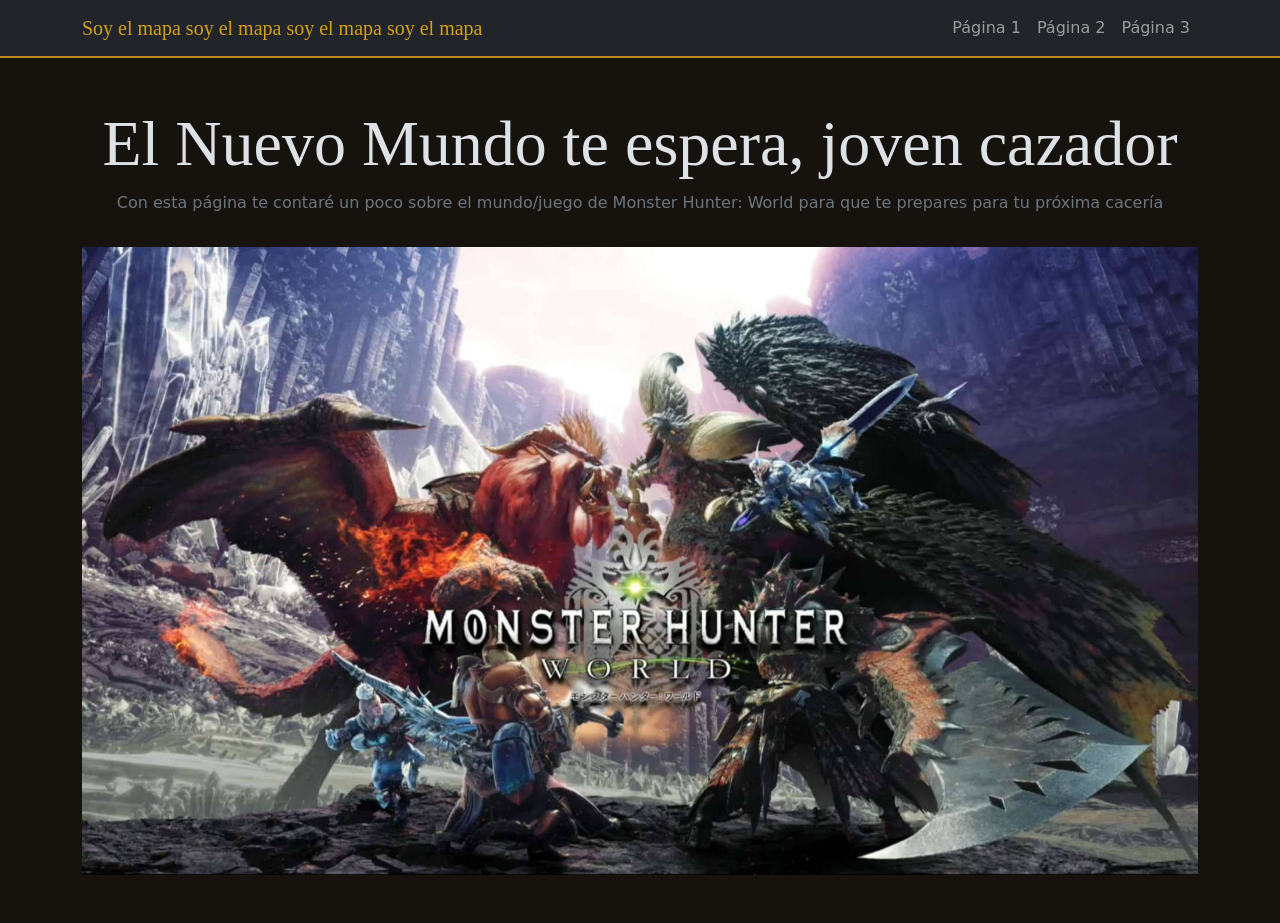
<file: index.html>
<!DOCTYPE html>
<html lang="es" data-bs-theme="dark">
<head>
    <meta charset="UTF-8">
    <meta name="viewport" content="width=device-width, initial-scale=1.0">
    <title>Inicio</title>
    <link href="https://cdn.jsdelivr.net/npm/bootstrap@5.3.3/dist/css/bootstrap.min.css" rel="stylesheet">
    <link href="style.css" rel="stylesheet">
</head>
<body>
    <nav class="navbar navbar-expand-lg bg-dark" data-bs-theme="dark">
        <div class="container">
            <a class="navbar-brand" href="#">Soy el mapa soy el mapa soy el mapa soy el mapa</a>
            <button class="navbar-toggler" type="button" data-bs-toggle="collapse" data-bs-target="#menu"><span
                    class="navbar-toggler-icon"></span></button>
            <div class="collapse navbar-collapse" id="menu">
                <ul class="navbar-nav ms-auto">
                    <li class="nav-item"><a class="nav-link" href="pagina1.html">Página 1</a></li>
                    <li class="nav-item"><a class="nav-link" href="pagina2.html">Página 2</a></li>
                    <li class="nav-item"><a class="nav-link" href="pagina3.html">Página 3</a></li>
                </ul>
            </div>
        </div>
    </nav>
    <main class="container text-center py-5">
        <h1 class="display-3 fw-light">El Nuevo Mundo te espera, joven cazador</h1>
        <p class="text-secondary">Con esta página te contaré un poco sobre el mundo/juego de Monster Hunter: World para
            que te prepares para tu próxima cacería</p>
        <img src="img_1.png" class="w-100 mt-3">
    </main>
    <script src="https://cdn.jsdelivr.net/npm/bootstrap@5.3.3/dist/js/bootstrap.bundle.min.js"></script>
</body>
</html>
</file>
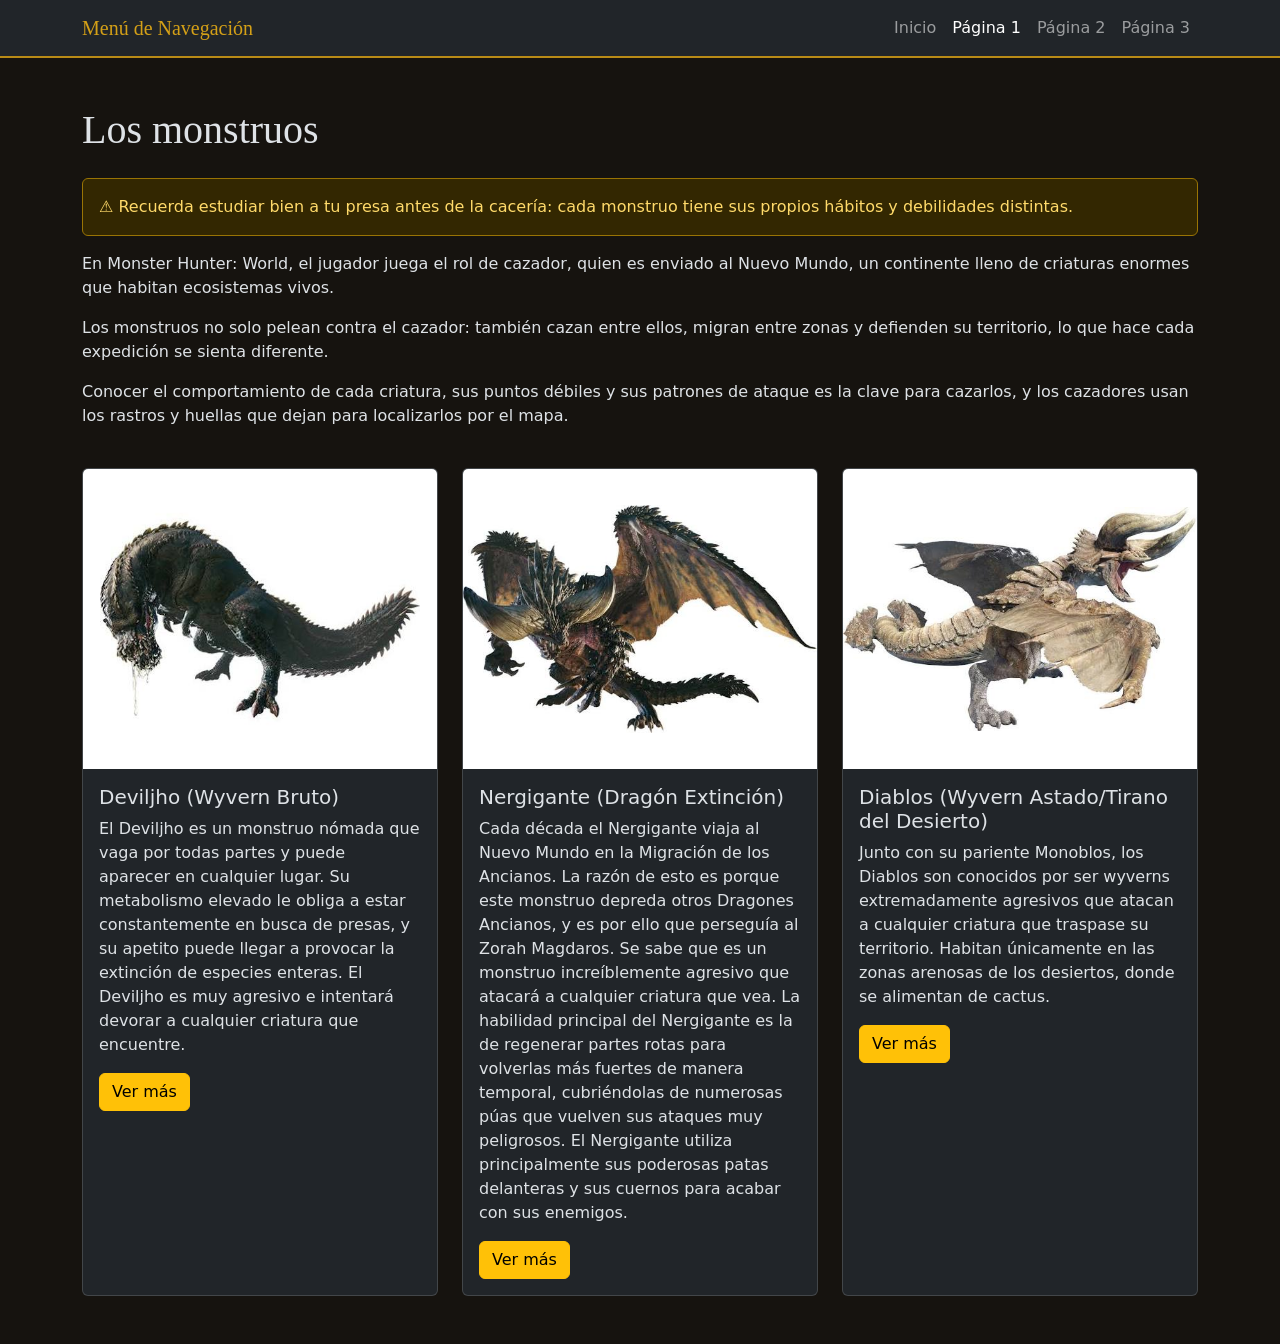
<file: pagina1.html>
<!DOCTYPE html>
<html lang="en" data-bs-theme="dark">
<head>
    <meta charset="UTF-8">
    <meta name="viewport" content="width=device-width, initial-scale=1.0">
    <title>Página</title>
    <link href="https://cdn.jsdelivr.net/npm/bootstrap@5.3.3/dist/css/bootstrap.min.css" rel="stylesheet">
	<link href="style.css" rel="stylesheet">
</head>
<body>
	<nav class="navbar navbar-expand-lg bg-dark" data-bs-theme="dark">
		<div class="container">
			<a class="navbar-brand" href="#">Menú de Navegación</a>
			<button class="navbar-toggler" type="button" data-bs-toggle="collapse" data-bs-target="#menu"><span
					class="navbar-toggler-icon"></span></button>
			<div class="collapse navbar-collapse" id="menu">
				<ul class="navbar-nav ms-auto">
					<li class="nav-item"><a class="nav-link" href="index.html">Inicio</a></li>
					<li class="nav-item"><a class="nav-link active" aria-current="page" href="pagina1.html">Página 1</a>
					</li>
					<li class="nav-item"><a class="nav-link" href="pagina2.html">Página 2</a></li>
					<li class="nav-item"><a class="nav-link" href="pagina3.html">Página 3</a></li>
				</ul>
			</div>
		</div>
	</nav>
	<main class="container py-5">
		<h1 class="mb-4">Los monstruos</h1>
		<div class="alert alert-warning" role="alert">⚠ Recuerda estudiar bien a tu presa antes de la cacería: cada monstruo tiene
			sus propios hábitos y debilidades distintas.</div>
		<p>En Monster Hunter: World, el jugador juega el rol de cazador, quien es enviado al Nuevo Mundo, un continente lleno de criaturas
			enormes que habitan ecosistemas vivos.</p>
		<p>Los monstruos no solo pelean contra el cazador: también cazan entre ellos, migran entre zonas y defienden su
			territorio, lo que hace cada expedición se sienta diferente.</p>
		<p>Conocer el comportamiento de cada criatura, sus puntos débiles y sus patrones de ataque es la clave para cazarlos, y los
			cazadores usan los rastros y huellas que dejan para localizarlos por el mapa.</p>
		<div class="row g-4 mt-2">
			<div class="col-md-4">
				<div class="card h-100"><img src="img_2.png" class="card-img-top">
					<div class="card-body">
						<h5 class="card-title">Deviljho (Wyvern Bruto)</h5>
						<p class="card-text">El Deviljho es un monstruo nómada que vaga por todas partes y puede aparecer en cualquier lugar. 
                            Su metabolismo elevado le obliga a estar constantemente en busca de presas, y su apetito puede llegar a provocar 
                            la extinción de especies enteras. El Deviljho es muy agresivo e intentará devorar a cualquier criatura que 
                            encuentre.</p><a href="#" class="btn btn-warning">Ver más</a>
					</div>
				</div>
			</div>
			<div class="col-md-4">
				<div class="card h-100"><img src="img_3.png" class="card-img-top">
					<div class="card-body">
						<h5 class="card-title">Nergigante (Dragón Extinción)</h5>
						<p class="card-text">Cada década el Nergigante viaja al Nuevo Mundo en la Migración de los Ancianos. La razón de 
                            esto es porque este monstruo depreda otros Dragones Ancianos, y es por ello que perseguía al Zorah Magdaros. Se 
                            sabe que es un monstruo increíblemente agresivo que atacará a cualquier criatura que vea.

                            La habilidad principal del Nergigante es la de regenerar partes rotas para volverlas más fuertes de manera temporal, 
                            cubriéndolas de numerosas púas que vuelven sus ataques muy peligrosos. El Nergigante utiliza principalmente sus 
                            poderosas patas delanteras y sus cuernos para acabar con sus enemigos.</p><a href="#" class="btn btn-warning">Ver más</a>
					</div>
				</div>
			</div>
			<div class="col-md-4">
				<div class="card h-100"><img src="img_4.png" class="card-img-top">
					<div class="card-body">
						<h5 class="card-title">Diablos (Wyvern Astado/Tirano del Desierto)</h5>
						<p class="card-text">Junto con su pariente Monoblos, los Diablos son conocidos por ser wyverns extremadamente 
                            agresivos que atacan a cualquier criatura que traspase su territorio. Habitan únicamente en las zonas 
                            arenosas de los desiertos, donde se alimentan de cactus.</p><a href="#" class="btn btn-warning">Ver más</a>
					</div>
				</div>
			</div>
		</div>
	</main>
	<script src="https://cdn.jsdelivr.net/npm/bootstrap@5.3.3/dist/js/bootstrap.bundle.min.js"></script>
</body>
</html>
</file>
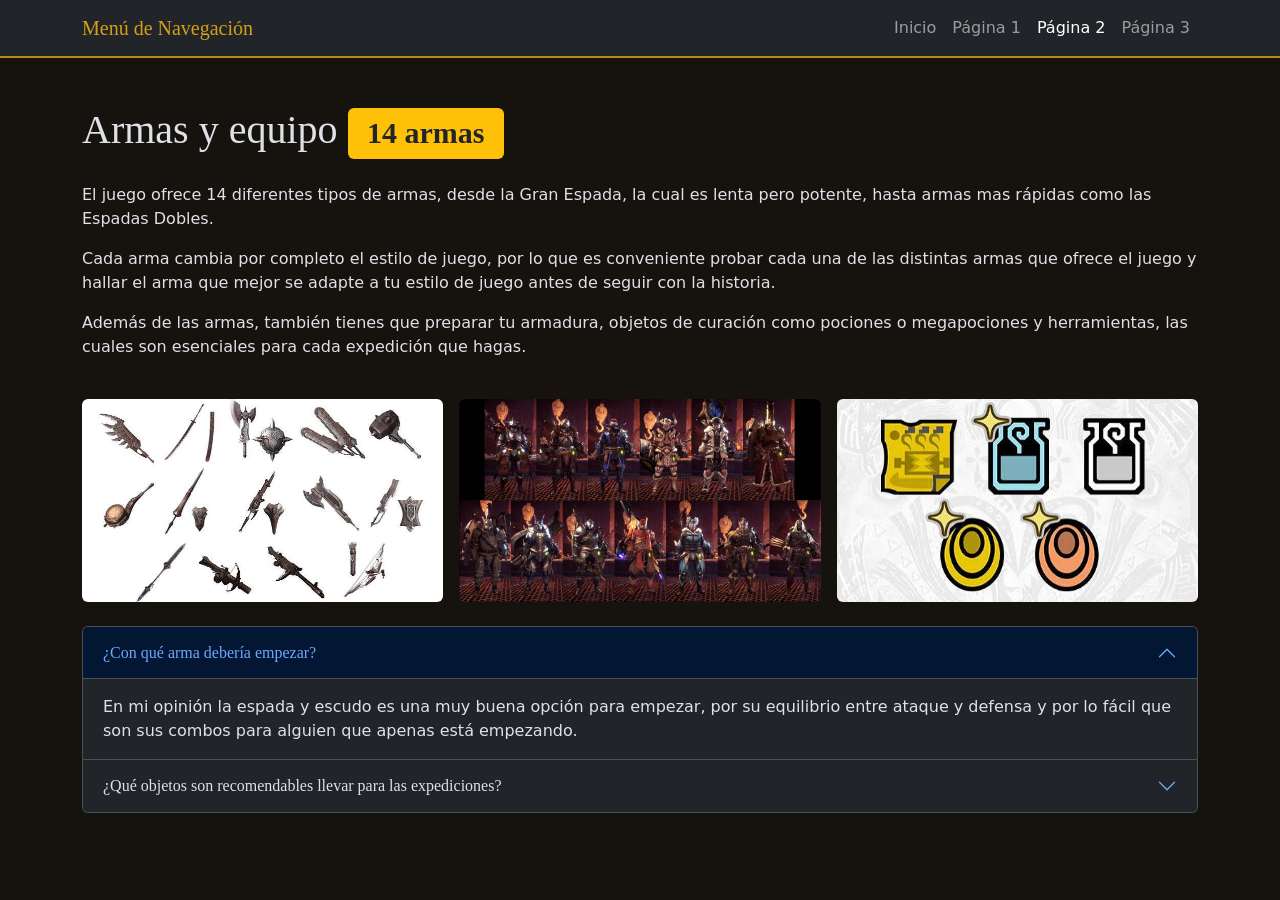
<file: pagina2.html>
<!DOCTYPE html>
<html lang="es" data-bs-theme="dark">
<head>
    <meta charset="UTF-8">
    <meta name="viewport" content="width=device-width, initial-scale=1.0">
    <title>Página 2</title>
    <link href="https://cdn.jsdelivr.net/npm/bootstrap@5.3.3/dist/css/bootstrap.min.css" rel="stylesheet">
	<link href="style.css" rel="stylesheet">
</head>
<body>
	<nav class="navbar navbar-expand-lg bg-dark" data-bs-theme="dark">
		<div class="container">
			<a class="navbar-brand" href="#">Menú de Navegación</a>
			<button class="navbar-toggler" type="button" data-bs-toggle="collapse" data-bs-target="#menu">
				<span class="navbar-toggler-icon"></span>
			</button>
			<div class="collapse navbar-collapse" id="menu">
				<ul class="navbar-nav ms-auto">
					<li class="nav-item"><a class="nav-link" href="index.html">Inicio</a></li>
					<li class="nav-item"><a class="nav-link" href="pagina1.html">Página 1</a></li>
					<li class="nav-item"><a class="nav-link active" aria-current="page" href="pagina2.html">Página 2</a>
					</li>
					<li class="nav-item"><a class="nav-link" href="pagina3.html">Página 3</a></li>
				</ul>
			</div>
		</div>
	</nav>
	<main class="container py-5">
		<h1 class="mb-4">
			Armas y equipo
			<span class="badge bg-warning text-dark">14 armas</span>
		</h1>
		<p>
			El juego ofrece 14 diferentes tipos de armas, desde la Gran Espada, la cual es lenta pero potente, hasta armas mas rápidas como las
			Espadas Dobles.
		</p>
		<p>
			Cada arma cambia por completo el estilo de juego, por lo que es conveniente probar cada una de las distintas armas que ofrece el juego 
            y hallar el arma que mejor se adapte a tu estilo de juego antes de seguir con la historia.
		</p>
		<p>
			Además de las armas, también tienes que preparar tu armadura, objetos de curación como pociones o megapociones y herramientas, las cuales 
            son esenciales para cada expedición que hagas.
		</p>
		<div class="row g-3 my-4">
			<div class="col-md-4"><img src="img_5.png" class="img-igual rounded"/></div>
			<div class="col-md-4"><img src="img_6.png" class="img-igual rounded" /></div>
			<div class="col-md-4"><img src="img_7.png" class="img-igual rounded"/></div>
		</div>
		<div class="accordion" id="faq">
			<div class="accordion-item">
				<h2 class="accordion-header">
					<button class="accordion-button" type="button" data-bs-toggle="collapse" data-bs-target="#q1">
						¿Con qué arma debería empezar?
					</button>
				</h2>
				<div id="q1" class="accordion-collapse collapse show" data-bs-parent="#faq">
					<div class="accordion-body">
						En mi opinión la espada y escudo es una muy buena opción para empezar, por su equilibrio entre ataque y defensa
                        y por lo fácil que son sus combos para alguien que apenas está empezando.
					</div>
				</div>
			</div>
			<div class="accordion-item">
				<h2 class="accordion-header">
					<button class="accordion-button collapsed" type="button" data-bs-toggle="collapse"
						data-bs-target="#q2">
						¿Qué objetos son recomendables llevar para las expediciones?
					</button>
				</h2>
				<div id="q2" class="accordion-collapse collapse" data-bs-parent="#faq">
					<div class="accordion-body">En mi experiencia para las expediciones siempre llevaba como mínimo: pociones y megapociones para 
                        curarme, medicina herbal en lugar de antídotos por que el personaje lo consume más rápido además de que 
                        cura un poco de vida, curibayas para llegar a curarme cualquier estado que podría sufrir durante las 
                        expediciones y raciones y/o filetes al punto para recuperar la estamina por si se alarga mucho la partida</div>
				</div>
			</div>
		</div>
	</main>
	<script src="https://cdn.jsdelivr.net/npm/bootstrap@5.3.3/dist/js/bootstrap.bundle.min.js"></script>
</body>
</html>
</file>
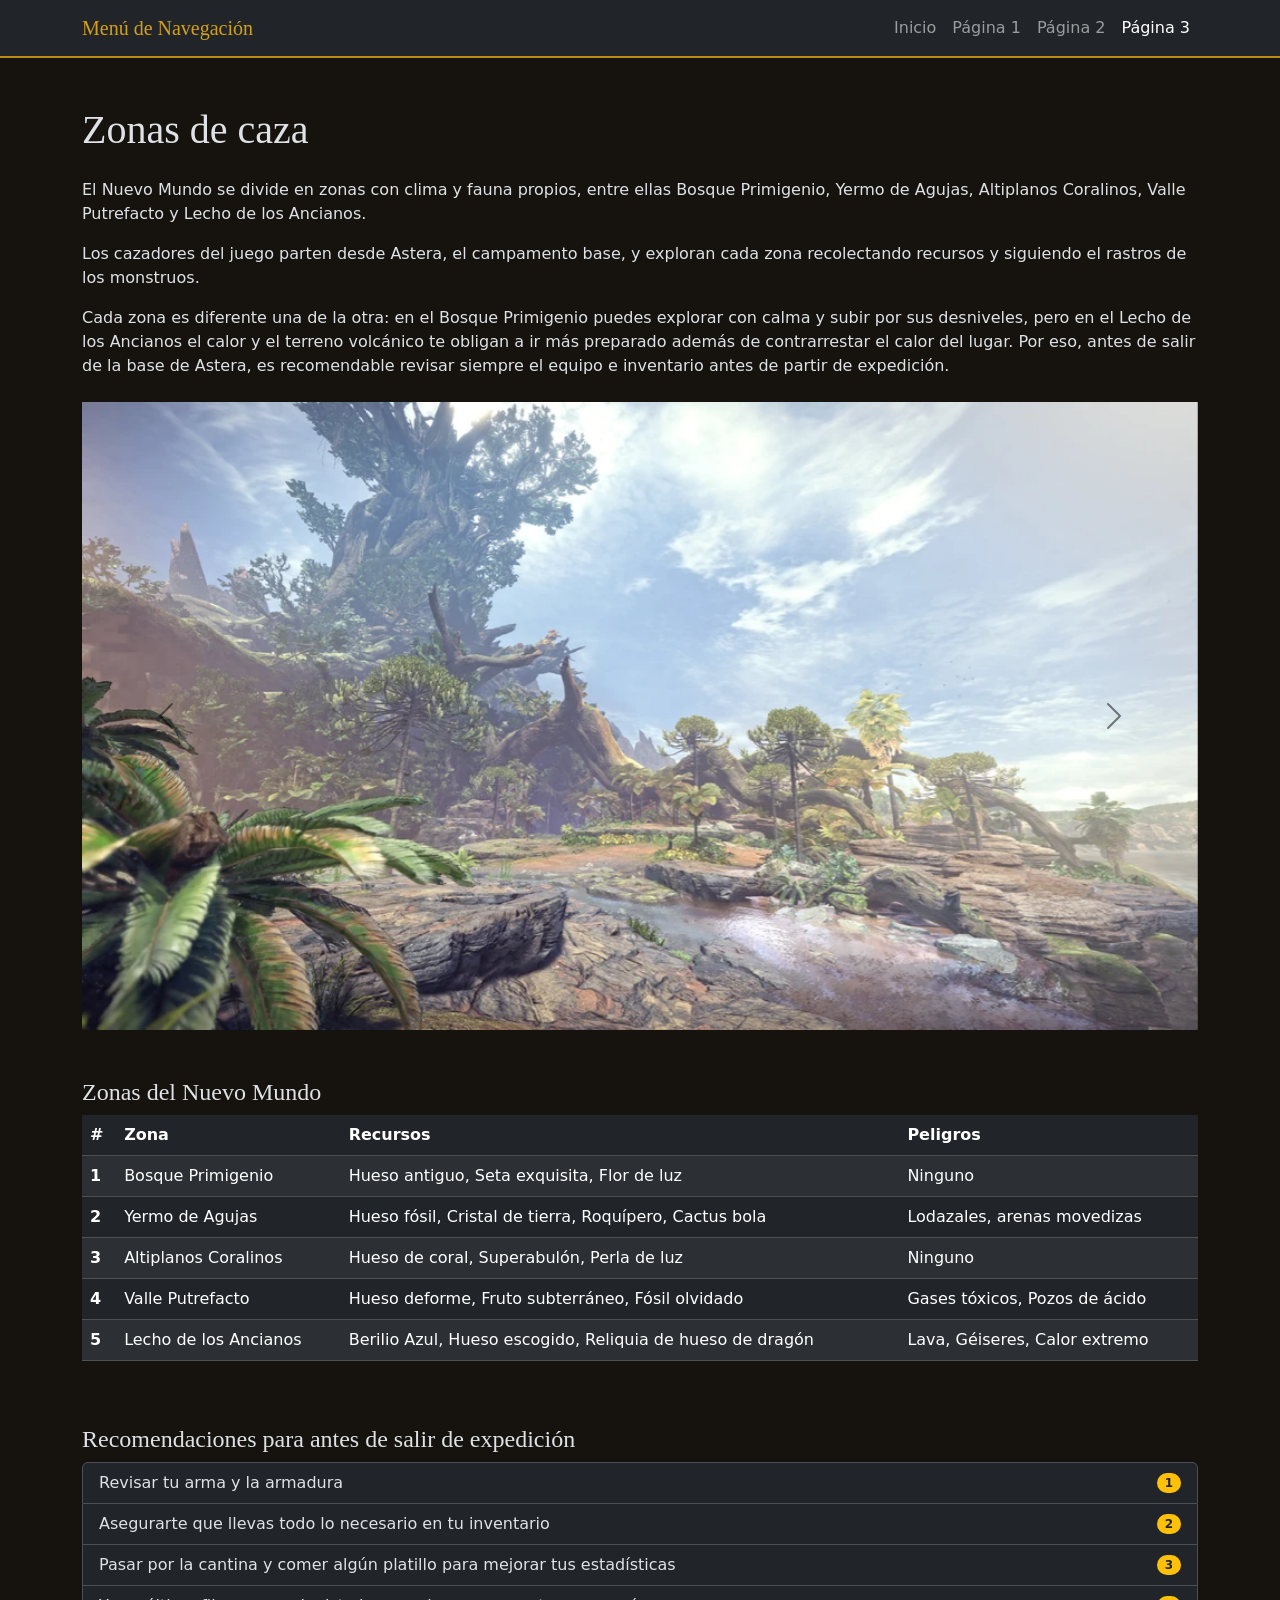
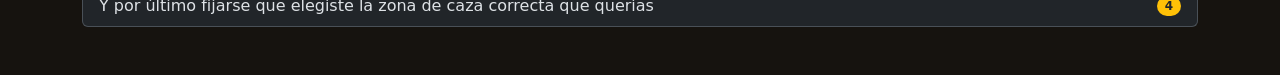
<file: pagina3.html>
<!DOCTYPE html>
<html lang="es" data-bs-theme="dark">
<head>
    <meta charset="UTF-8">
    <meta name="viewport" content="width=device-width, initial-scale=1.0">
    <title>Página 3</title>
    <link href="https://cdn.jsdelivr.net/npm/bootstrap@5.3.3/dist/css/bootstrap.min.css" rel="stylesheet">
    <link href="style.css" rel="stylesheet">
</head>
<body>
	<nav class="navbar navbar-expand-lg bg-dark" data-bs-theme="dark">
			<div class="container">
				<a class="navbar-brand" href="#">Menú de Navegación</a>
				<button class="navbar-toggler" type="button" data-bs-toggle="collapse" data-bs-target="#menu">
					<span class="navbar-toggler-icon"></span>
				</button>
				<div class="collapse navbar-collapse" id="menu">
					<ul class="navbar-nav ms-auto">
						<li class="nav-item"><a class="nav-link" href="index.html">Inicio</a></li>
						<li class="nav-item"><a class="nav-link" href="pagina1.html">Página 1</a></li>
						<li class="nav-item"><a class="nav-link" href="pagina2.html">Página 2</a></li>
						<li class="nav-item"><a class="nav-link active" aria-current="page" href="pagina3.html">Página 3</a></li>
					</ul>
				</div>
			</div>
		</nav>
		<main class="container py-5">
			<h1 class="mb-4">Zonas de caza</h1>
			<p>
				El Nuevo Mundo se divide en zonas con clima y fauna propios, entre ellas Bosque Primigenio, Yermo de Agujas, 
                Altiplanos Coralinos, Valle Putrefacto y Lecho de los Ancianos.
			</p>
			<p>
				Los cazadores del juego parten desde Astera, el campamento base, y exploran cada zona recolectando recursos y siguiendo
			    el rastros de los monstruos.
			</p>
			<p>
				Cada zona es diferente una de la otra: en el Bosque Primigenio puedes explorar con calma y subir por sus desniveles, pero en
				el Lecho de los Ancianos el calor y el terreno volcánico te obligan a ir más preparado además de contrarrestar el calor del lugar. 
                Por eso, antes de salir de la base de Astera, es recomendable revisar siempre el equipo e inventario antes de partir de expedición.
			</p>
			<div id="carrusel" class="carousel slide my-4" data-bs-ride="carousel">
				<div class="carousel-inner">
					<div class="carousel-item active"><img src="img_8.png" class="d-block w-100"/></div>
					<div class="carousel-item"><img src="img_9.png" class="d-block w-100"/></div>
					<div class="carousel-item"><img src="img_10.png" class="d-block w-100"/></div>
                    <div class="carousel-item"><img src="img_11.png" class="d-block w-100"/></div>
                    <div class="carousel-item"><img src="img_12.png" class="d-block w-100"/></div>
				</div>
				<button class="carousel-control-prev" type="button" data-bs-target="#carrusel" data-bs-slide="prev">
					<span class="carousel-control-prev-icon"></span>
				</button>
				<button class="carousel-control-next" type="button" data-bs-target="#carrusel" data-bs-slide="next">
					<span class="carousel-control-next-icon"></span>
				</button>
			</div>
			<h2 class="h4 mt-5">Zonas del Nuevo Mundo</h2>
			<div class="table-responsive">
				<table class="table table-dark table-striped table-hover align-middle">
					<thead>
						<tr>
							<th scope="col">#</th>
							<th scope="col">Zona</th>
							<th scope="col">Recursos</th>
							<th scope="col">Peligros</th>
						</tr>
					</thead>
					<tbody>
						<tr>
							<th scope="row">1</th>
							<td>Bosque Primigenio</td>
							<td>Hueso antiguo, Seta exquisita, Flor de luz</td>
							<td>Ninguno</td>
						</tr>
						<tr>
							<th scope="row">2</th>
							<td>Yermo de Agujas</td>
							<td>Hueso fósil, Cristal de tierra, Roquípero, Cactus bola</td>
							<td>Lodazales, arenas movedizas</td>
						</tr>
						<tr>
							<th scope="row">3</th>
							<td>Altiplanos Coralinos</td>
							<td>Hueso de coral, Superabulón, Perla de luz</td>
							<td>Ninguno</td>
						</tr>
						<tr>
							<th scope="row">4</th>
							<td>Valle Putrefacto</td>
							<td>Hueso deforme, Fruto subterráneo, Fósil olvidado</td>
							<td>Gases tóxicos, Pozos de ácido</td>
						</tr>
						<tr>
							<th scope="row">5</th>
							<td>Lecho de los Ancianos</td>
							<td>Berilio Azul, Hueso escogido, Reliquia de hueso de dragón</td>
							<td>Lava, Géiseres, Calor extremo</td>
						</tr>
					</tbody>
				</table>
			</div>
			<h2 class="h4 mt-5">Recomendaciones para antes de salir de expedición</h2>
			<ul class="list-group">
				<li class="list-group-item d-flex justify-content-between align-items-center">
					Revisar tu arma y la armadura
					<span class="badge bg-warning text-dark rounded-pill">1</span>
				</li>
				<li class="list-group-item d-flex justify-content-between align-items-center">
					Asegurarte que llevas todo lo necesario en tu inventario
					<span class="badge bg-warning text-dark rounded-pill">2</span>
				</li>
				<li class="list-group-item d-flex justify-content-between align-items-center">
					Pasar por la cantina y comer algún platillo para mejorar tus estadísticas
					<span class="badge bg-warning text-dark rounded-pill">3</span>
				</li>
				<li class="list-group-item d-flex justify-content-between align-items-center">
					Y por último fijarse que elegiste la zona de caza correcta que querías
					<span class="badge bg-warning text-dark rounded-pill">4</span>
				</li>
			</ul>
		</main>
		<script src="https://cdn.jsdelivr.net/npm/bootstrap@5.3.3/dist/js/bootstrap.bundle.min.js"></script>
</body>
</html>
</file>
<file: style.css>
body {
	background: #16130f;
}

h1,h2, h3,
.navbar-brand {
	font-family: Georgia, serif;
}

.navbar {
	border-bottom: 2px solid #b98b16;
}

.navbar-brand {
	color: #d4a017 !important;
}

.card-img-top {
	height: 300px;
	object-fit: contain;
	background: #fff;
}

.img-igual {
	width: 100%;
	aspect-ratio: 16 / 9;
	object-fit: cover;
}
</file>
